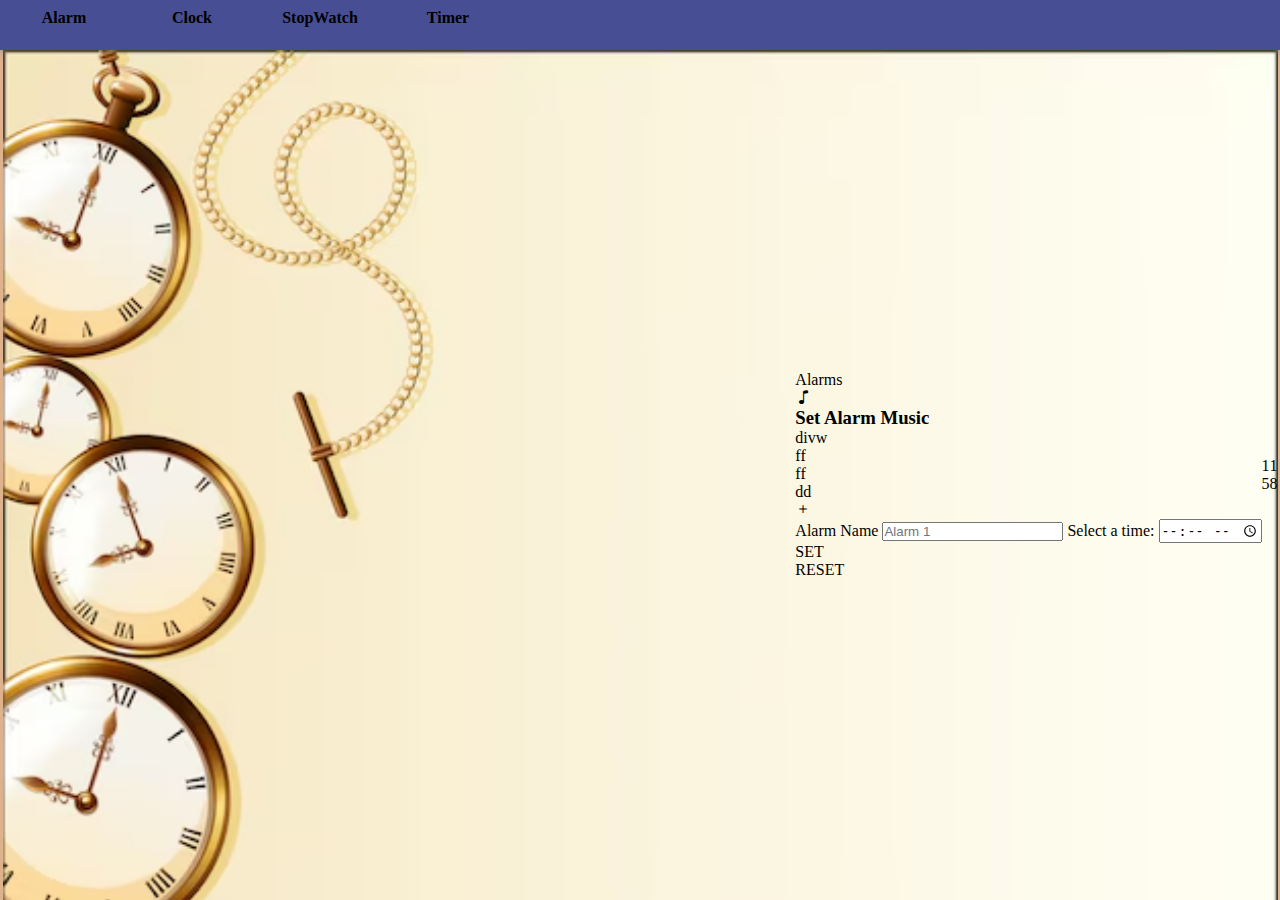
<file: index.html>
<!DOCTYPE html>
<html lang="en">

<head>
  <meta charset="UTF-8">
  <meta name="viewport" content="width=device-width, initial-scale=1.0">
  <link rel="stylesheet" href="https://cdn.jsdelivr.net/npm/bootstrap-icons@1.3.0/font/bootstrap-icons.css">
  <link rel="stylesheet" href="style.css">
  <title>Clock</title>
</head>

<body>
  <header>
      <div id="alarm" class="header-ele" onclick="window.location.href='/Alarm_Folder/alarm.html'">Alarm</div>
      <div id="Clock" class="header-ele" onclick="window.location.href='/Clock_Folder/clock.html'">Clock</div>
      <div id="stopWatch" class="header-ele" onclick="window.location.href='/Stopwatch_Folder/stopwatch.html'">StopWatch</div>
      <div id="timer" class="header-ele" onclick="window.location.href='/Timer_Folder/timer.html'">Timer</div>
  </header>

  <main id="content">

    <div id="loading-spinner" class="spinner"></div>

    <div id="clock">
      <div id="hrs" class="time">
        <div class="time-cover">
          <div id="hrs-div1" class="time-"></div>
        </div>
        <div class="time-cover">
          <div id="hrs-div2" class="time-"></div>
        </div>
      </div>
      <div id="min" class="time">
        <div class="time-cover">
          <div id="min-div1" class="time-"></div>
        </div>
        <div class="time-cover">
          <div id="min-div2" class="time-"></div>
        </div>
      </div>
    </div>

    <div id="alarm-div">
      <div id="alarm-heading">
        <div id="alarm-name">
          Alarms
        </div>
        <div class="alarm-setting">
          <div id="music-icon" class="alarm-icons">
            <i class="bi bi-music-note"></i>
          </div>
          <div id="setAudio">
            <h3>Set Alarm Music</h3>
            <div>divw</div>
            <div>ff</div>
            <div>ff</div>
            <div>dd</div>
          </div>
          <div id="add-icon" class="alarm-icons">
            <i class="bi bi-plus"></i>
          </div>
          <div id="alarmInput">
            <form action="">
              <label for="alarmname">Alarm Name</label>
              <input type="text" id="alarmname" name="alarmname">
              <label for="appt">Select a time:</label>
              <input type="time" id="appt" name="appt">
              <div class="alarmOption">
                <div id="setAlarm" class="alarmOptionBtn">SET</div>
                <div id="resetAlarm" class="alarmOptionBtn">RESET</div>
              </div>
          </div>
        </div>
      </div>
      <div id="alarm-content">
        
      </div>
    </div>
  </main>

  <script src="main.js"></script>
</body>

</html>
</file>
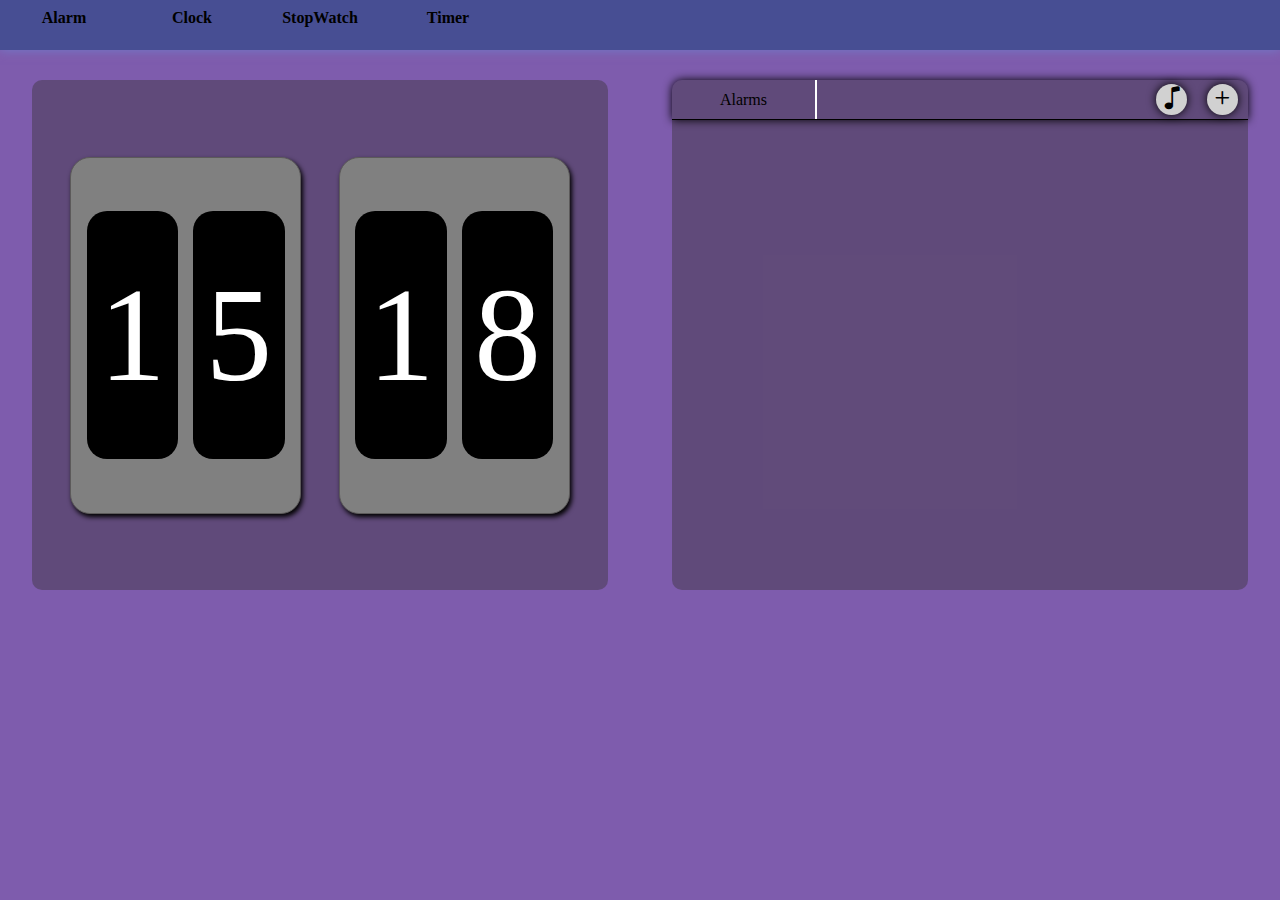
<file: Alarm_Folder/index.html>
<!DOCTYPE html>
<html lang="en">

<head>
  <meta charset="UTF-8">
  <meta name="viewport" content="width=device-width, initial-scale=1.0">
  <link rel="stylesheet" href="https://cdn.jsdelivr.net/npm/bootstrap-icons@1.3.0/font/bootstrap-icons.css">
  <link rel="stylesheet" href="alarm.css">
  <title>Clock</title>
</head>

<body>
  <header>
      <div id="alarm" class="header-ele" onclick="window.location.href='alarm.html'">Alarm</div>
      <div id="Clock" class="header-ele" onclick="window.location.href='../Clock_Folder/clock.html'">Clock</div>
      <div id="stopWatch" class="header-ele" onclick="window.location.href='../Stopwatch_Folder/stopwatch.html'">StopWatch</div>
      <div id="timer" class="header-ele" onclick="window.location.href='../Timer_Folder/timer.html'">Timer</div>
  </header>

  <main id="content">

    <div id="loading-spinner" class="spinner"></div>

    <div id="clock">
      <div id="hrs" class="time">
        <div class="time-cover">
          <div id="hrs-div1" class="time-"></div>
        </div>
        <div class="time-cover">
          <div id="hrs-div2" class="time-"></div>
        </div>
      </div>
      <div id="min" class="time">
        <div class="time-cover">
          <div id="min-div1" class="time-"></div>
        </div>
        <div class="time-cover">
          <div id="min-div2" class="time-"></div>
        </div>
      </div>
    </div>

    <div id="alarm-div">
      <div id="alarm-heading">
        <div id="alarm-name">
          Alarms
        </div>
        <div class="alarm-setting">
          <div id="music-icon" class="alarm-icons">
            <i class="bi bi-music-note"></i>
          </div>
          <div id="setAudio">
            <h3>Set Alarm Music</h3>
            <div>divw</div>
            <div>ff</div>
            <div>ff</div>
            <div>dd</div>
          </div>
          <div id="add-icon" class="alarm-icons">
            <i class="bi bi-plus"></i>
          </div>
          <div id="alarmInput">
            <form action="">
              <label for="alarmname">Alarm Name</label>
              <input type="text" id="alarmname" name="alarmname">
              <label for="appt">Select a time:</label>
              <input type="time" id="appt" name="appt">
              <div class="alarmOption">
                <div id="setAlarm" class="alarmOptionBtn">SET</div>
                <div id="resetAlarm" class="alarmOptionBtn">RESET</div>
              </div>
          </div>
        </div>
      </div>
      <div id="alarm-content">
        
      </div>
    </div>
  </main>

  <script src="alarm.js"></script>
</body>

</html>
</file>
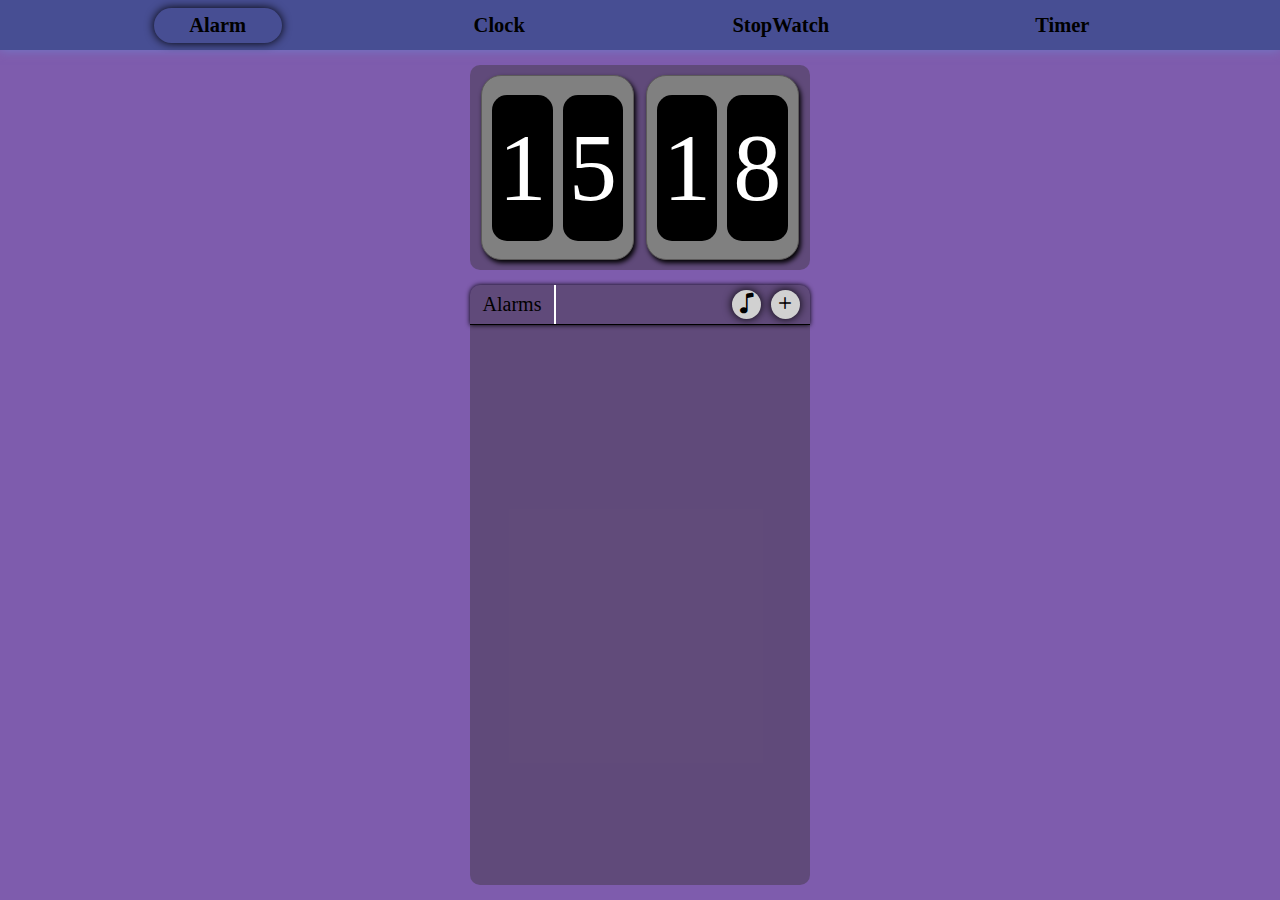
<file: docs/index.html>
<!DOCTYPE html>
<html lang="en">

<head>
  <meta charset="UTF-8">
  <meta name="viewport" content="width=device-width, initial-scale=1.0">
  <link rel="stylesheet" href="https://cdn.jsdelivr.net/npm/bootstrap-icons@1.3.0/font/bootstrap-icons.css">
  <link rel="stylesheet" href="alarm.css">
  <title>Clock</title>
</head>

<body>
  <header>
      <div id="alarm" class="header-ele" onclick="window.location.href='index.html'">Alarm</div>
      <div id="Clock" class="header-ele" onclick="window.location.href='../Clock_Folder/clock.html'">Clock</div>
      <div id="stopWatch" class="header-ele" onclick="window.location.href='../Stopwatch_Folder/stopwatch.html'">StopWatch</div>
      <div id="timer" class="header-ele" onclick="window.location.href='../Timer_Folder/timer.html'">Timer</div>
  </header>

  <main id="content">

    <div id="loading-spinner" class="spinner"></div>

    <div id="clock">
      <div id="hrs" class="time">
        <div class="time-cover">
          <div id="hrs-div1" class="time-"></div>
        </div>
        <div class="time-cover">
          <div id="hrs-div2" class="time-"></div>
        </div>
      </div>
      <div id="min" class="time">
        <div class="time-cover">
          <div id="min-div1" class="time-"></div>
        </div>
        <div class="time-cover">
          <div id="min-div2" class="time-"></div>
        </div>
      </div>
    </div>

    <div id="alarm-div">
      <div id="alarm-heading">
        <div id="alarm-name">
          Alarms
        </div>
        <div class="alarm-setting">
          <div id="music-icon" class="alarm-icons">
            <i class="bi bi-music-note"></i>
          </div>
          <div id="setAudio">
            <h3>Set Alarm Music</h3>
            <div>divw</div>
            <div>ff</div>
            <div>ff</div>
            <div>dd</div>
          </div>
          <div id="add-icon" class="alarm-icons">
            <i class="bi bi-plus"></i>
          </div>
          <div id="alarmInput">
            <form action="">
              <label for="alarmname">Alarm Name</label>
              <input type="text" id="alarmname" name="alarmname">
              <label for="appt">Select a time:</label>
              <input type="time" id="appt" name="appt">
              <div class="alarmOption">
                <div id="setAlarm" class="alarmOptionBtn">SET</div>
                <div id="resetAlarm" class="alarmOptionBtn">RESET</div>
              </div>
          </div>
        </div>
      </div>
      <div id="alarm-content">
        
      </div>
    </div>
  </main>

  <script src="alarm.js"></script>
</body>

</html>
</file>
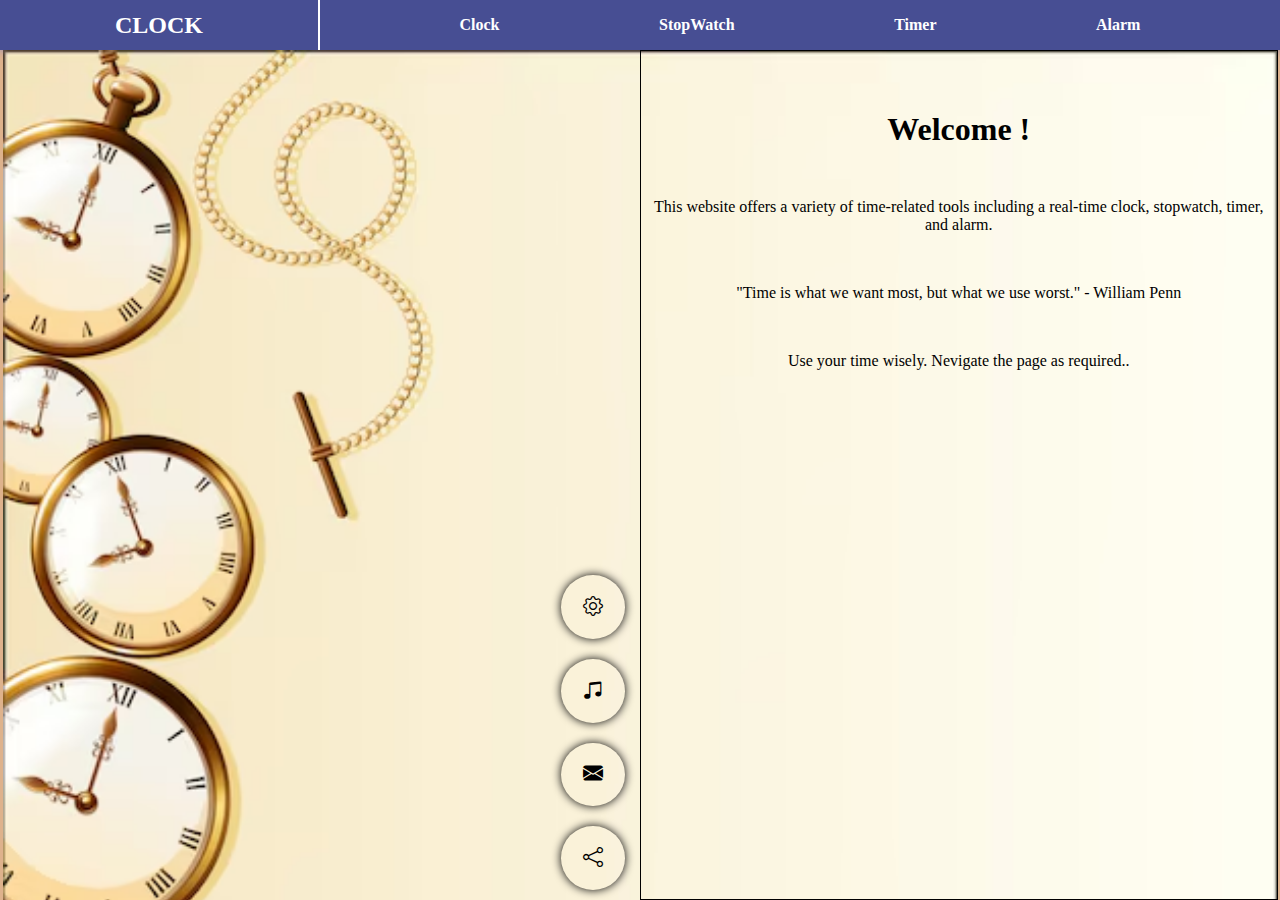
<file: Home_Folder/index.html>
<!DOCTYPE html>
<html lang="en">

<head>
  <meta charset="UTF-8">
  <meta name="viewport" content="width=device-width, initial-scale=1.0">
  <link rel="stylesheet" href="https://cdn.jsdelivr.net/npm/bootstrap-icons@1.3.0/font/bootstrap-icons.css">
  <link rel="stylesheet" href="style.css">
  <title>Digital Clock Site</title>
</head>

<body>
  <header>

    <div id="loading-spinner" class="spinner"></div>

    <div id="logo">
      <h2><a href="index.html">CLOCK</a></h2>
    </div>
    <div class="header-div2">
      <div id="Clock" class="header-ele"><a href="../Clock_Folder/clock.html">Clock</a></div>
      <div id="stopWatch" class="header-ele"><a href="stopwatch.html">StopWatch</a></div>
      <div id="timer" class="header-ele"><a href="timer.html">Timer</a></div>
      <div id="alarm" class="header-ele"><a href="../Alarm_Folder/alarm.html">Alarm</a></div>
    </div>
  </header>

  <main id="content">
    <div id="div1">
      <h1>Welcome !</h1>
      <p>This website offers a variety of time-related tools including a real-time clock, stopwatch, timer, and alarm.
      </p>
      <blockquote>"Time is what we want most, but what we use worst." - William Penn</blockquote>
      <p>Use your time wisely. Nevigate the page as required..</p>
    </div>
    <div id="div2" class="icon-div">
      <div class="icon"><i class="bi bi-gear"></i></div>
      <div class="icon"><i class="bi bi-music-note-beamed"></i></div>
      <div class="icon"><i class="bi bi-envelope-fill"></i></div>
      <div class="icon">
        <i id="k" class="bi bi-share"></i>
        <div id="div3" class="icon-share">
          <div class="icon_"><i class="bi bi-whatsapp"></i></div>
          <div class="icon_"><i class="bi bi-youtube"></i></div>
          <div class="icon_"><i class="bi bi-facebook"></i></div>
          <div class="icon_"><i class="bi bi-twitter"></i></div>
        </div>
      </div>
    </div>
  </main>
  <script src="main.js"></script>
</body>

</html>
</file>
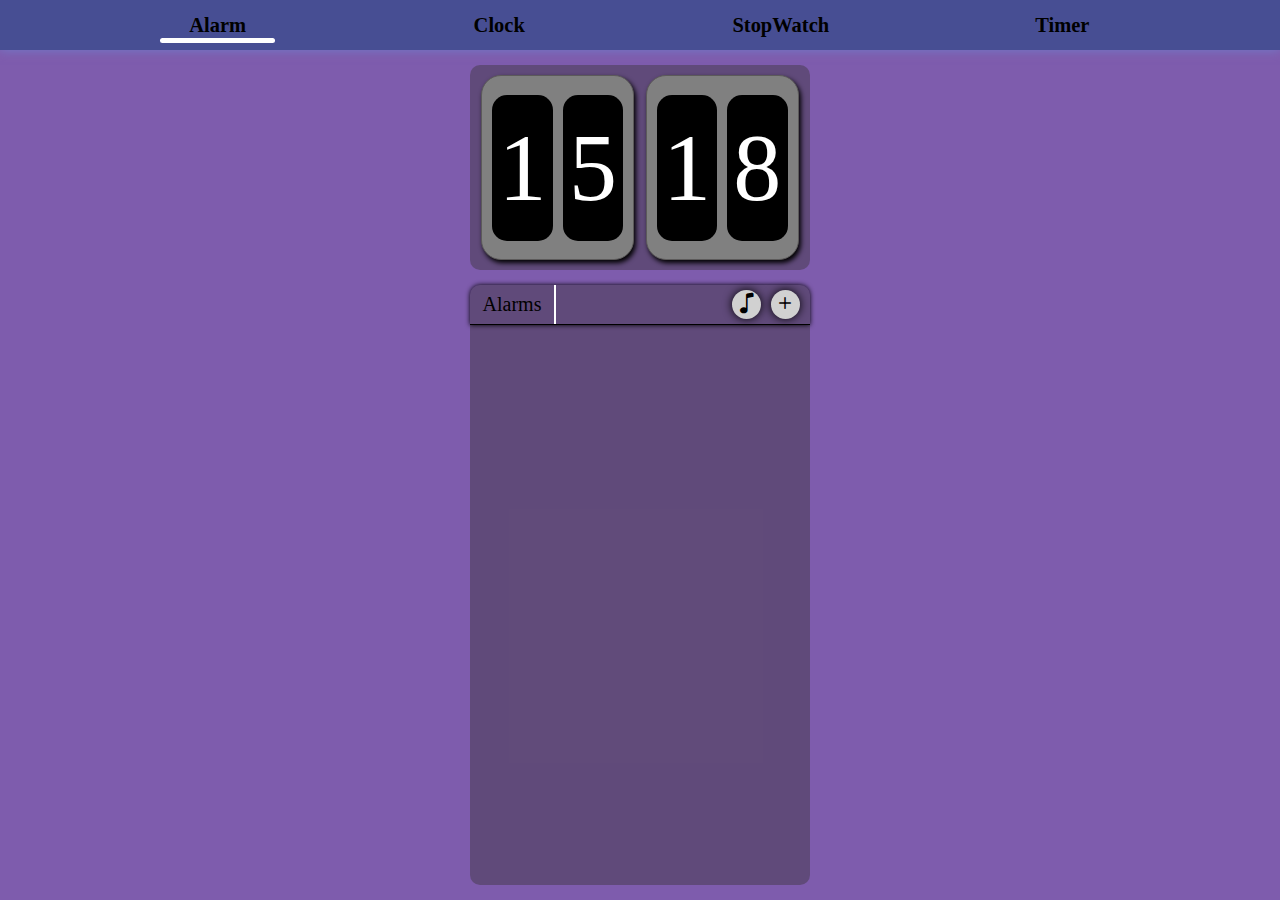
<file: Alarm/alarm.html>
<!DOCTYPE html>
<html lang="en">

<head>
  <meta charset="UTF-8">
  <meta name="viewport" content="width=device-width, initial-scale=1.0">
  <link rel="stylesheet" href="https://cdn.jsdelivr.net/npm/bootstrap-icons@1.3.0/font/bootstrap-icons.css">
  <link rel="stylesheet" href="alarm.css">
  <title>Clock</title>
</head>

<body>
  <header>
    <div id="alarm" class="header-ele" onclick="window.location.href='alarm.html'">Alarm</div>
    <div id="Clock" class="header-ele" onclick="window.location.href='../Clock_Folder/clock.html'">Clock</div>
    <div id="stopWatch" class="header-ele" onclick="window.location.href='../Stopwatch_Folder/stopwatch.html'">StopWatch
    </div>
    <div id="timer" class="header-ele" onclick="window.location.href='../Timer_Folder/timer.html'">Timer</div>
  </header>

  <main id="content">
    <div id="clock">
      <div id="hrs" class="time">
        <div class="time-cover">
          <div id="hrs-div1" class="time-"></div>
        </div>
        <div class="time-cover">
          <div id="hrs-div2" class="time-"></div>
        </div>
      </div>
      <div id="min" class="time">
        <div class="time-cover">
          <div id="min-div1" class="time-"></div>
        </div>
        <div class="time-cover">
          <div id="min-div2" class="time-"></div>
        </div>
      </div>
    </div>

    <div id="alarm-div">
      <div id="alarm-heading">
        <div id="alarm-name">
          Alarms
        </div>
        <div class="alarm-setting">
          <div id="music-icon" class="alarm-icons">
            <i class="bi bi-music-note"></i>
          </div>
          <div id="setAudio">
            <h3>Set Alarm Music</h3>
            <div>divw</div>
            <div>ff</div>
            <div>ff</div>
            <div>dd</div>
          </div>
          <div id="add-icon" class="alarm-icons">
            <i class="bi bi-plus"></i>
          </div>
          <div id="alarmInput">
            <form action="">
              <label for="alarmname">Alarm Name</label>
              <input type="text" id="alarmname" name="alarmname">
              <label for="appt">Select a time:</label>
              <input type="time" id="appt" name="appt">
              <div class="alarmOption">
                <div id="setAlarm" class="alarmOptionBtn">SET</div>
                <div id="resetAlarm" class="alarmOptionBtn">RESET</div>
              </div>
          </div>
        </div>
      </div>
      <div id="alarm-content">

      </div>
    </div>
  </main>

  <script src="alarm.js"></script>
</body>

</html>
</file>
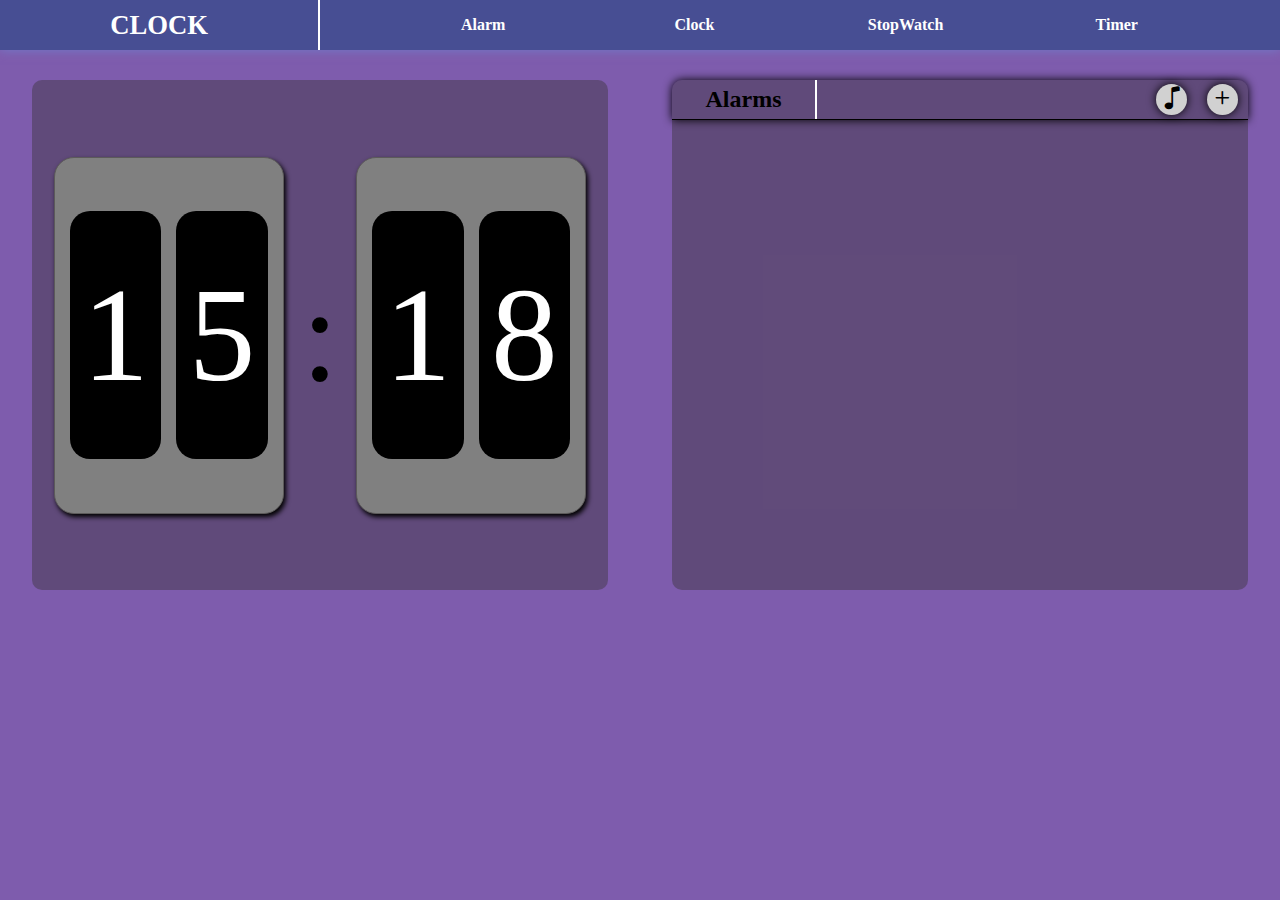
<file: Alarm_Folder/alarm.html>
<!DOCTYPE html>
<html lang="en">

<head>
  <meta charset="UTF-8">
  <meta name="viewport" content="width=device-width, initial-scale=1.0">
  <link rel="stylesheet" href="https://cdn.jsdelivr.net/npm/bootstrap-icons@1.3.0/font/bootstrap-icons.css">
  <link rel="stylesheet" href="alarm.css">
  <title>Clock</title>
</head>

<body>
  <header>
    <div id="logo">
      <div onclick="window.location.href='../index.html'">CLOCK</div>
    </div>
    <div class="header-div2">
      <div id="alarm" class="header-ele" onclick="window.location.href='alarm.html'">Alarm</div>
      <div id="Clock" class="header-ele" onclick="window.location.href='../Clock_Folder/clock.html'">Clock</div>
      <div id="stopWatch" class="header-ele" onclick="window.location.href='../Stopwatch_Folder/stopwatch.html'">StopWatch</div>
      <div id="timer" class="header-ele" onclick="window.location.href='../Stopwatch_Folder/stopwatch.html'">Timer</div>
    </div>
  </header>

  <main id="content">
    <div id="loading-spinner" class="spinner"></div>
    <div id="clock">
      <div id="hrs" class="time">
        <div class="time-cover">
          <div id="hrs-div1" class="time-"></div>
        </div>
        <div class="time-cover">
          <div id="hrs-div2" class="time-"></div>
        </div>
      </div>
      <div class="semi-colon">:</div>
      <div id="min" class="time">
        <div class="time-cover">
          <div id="min-div1" class="time-"></div>
        </div>
        <div class="time-cover">
          <div id="min-div2" class="time-"></div>
        </div>
      </div>
    </div>

    <div id="alarm-div">
      <div id="alarm-heading">
        <div id="alarm-name">
          <h2>Alarms</h2>
        </div>
        <div class="alarm-setting">
          <div id="music-icon" class="alarm-icons">
            <i class="bi bi-music-note"></i>
          </div>
          <div id="setAudio">
            <h3>Set Alarm Music</h3>
            <div>divw</div>
            <div>ff</div>
            <div>ff</div>
            <div>dd</div>
          </div>
          <div id="add-icon" class="alarm-icons">
            <i class="bi bi-plus"></i>
          </div>
          <div id="alarmInput">
            <form action="">
              <label for="alarmname">Alarm Name</label>
              <input type="text" id="alarmname" name="alarmname">
              <label for="appt">Select a time:</label>
              <input type="time" id="appt" name="appt">
              <div class="alarmOption">
                <div id="setAlarm" class="alarmOptionBtn">SET</div>
                <div id="resetAlarm" class="alarmOptionBtn">RESET</div>
              </div>
          </div>
        </div>
      </div>
      <div id="alarm-content">
        
      </div>
    </div>
  </main>

  <script src="alarm.js"></script>
</body>

</html>
</file>
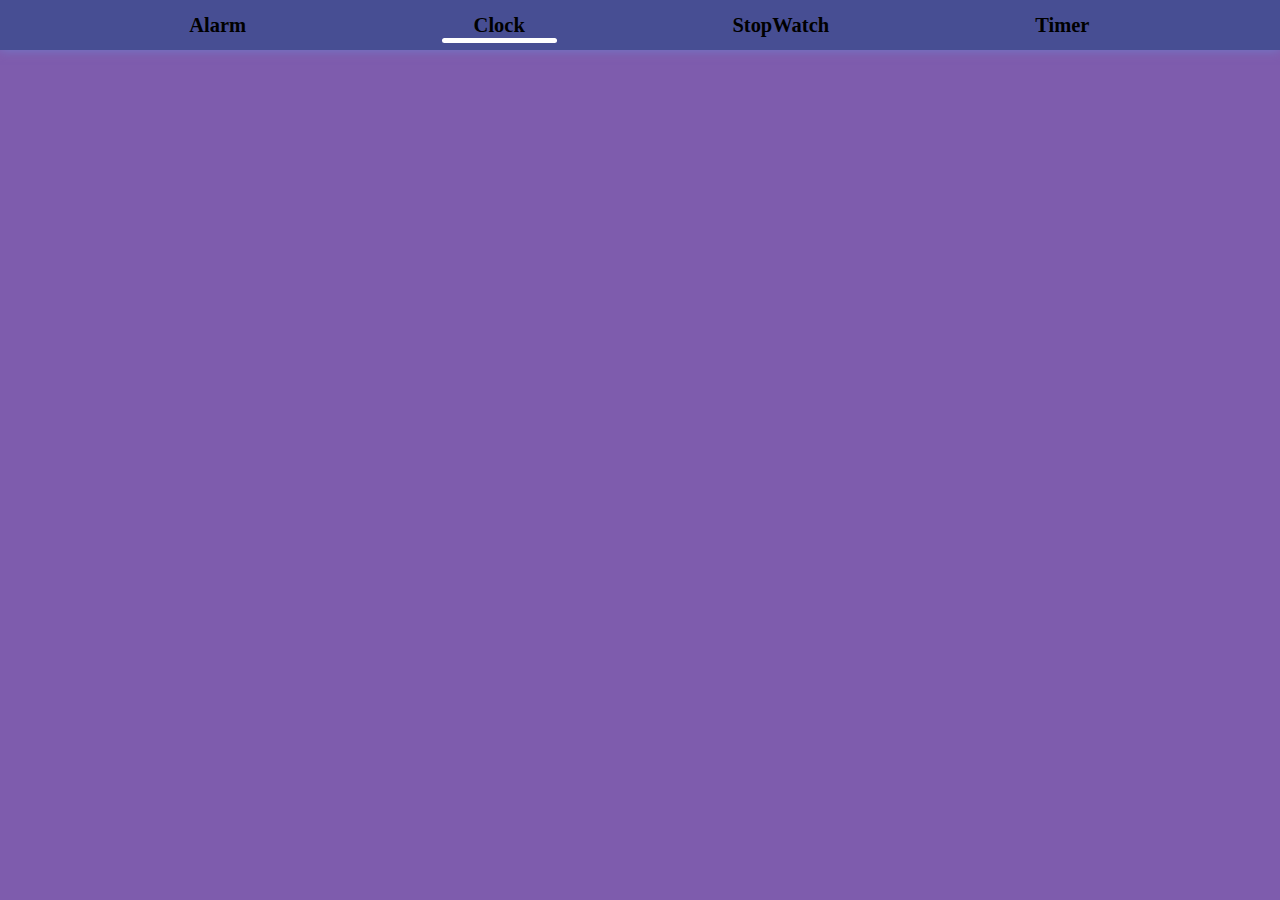
<file: Clock_Folder/clock.html>
<!DOCTYPE html>
<html lang="en">

<head>
  <meta charset="UTF-8">
  <meta name="viewport" content="width=device-width, initial-scale=1.0">
  <link rel="stylesheet" href="https://cdn.jsdelivr.net/npm/bootstrap-icons@1.3.0/font/bootstrap-icons.css">
  <link rel="stylesheet" href="clock.css">
  <title>Clock</title>
</head>

<body>
  <header>
    <div id="alarm" class="header-ele" onclick="window.location.href='../Alarm/alarm.html'">Alarm</div>
    <div id="Clock" class="header-ele" onclick="window.location.href='clock.html'">Clock</div>
    <div id="stopWatch" class="header-ele" onclick="window.location.href='../Stopwatch_Folder/stopwatch.html'">StopWatch
    </div>
    <div id="timer" class="header-ele" onclick="window.location.href='../Timer_Folder/timer.html'">Timer</div>
  </header>

  <main id="content">
    <div id="clock">
      <div id="hrs" class="time">
        <div class="time-cover">
          <div id="hrs-div1" class="time-"></div>
        </div>
        <div class="time-cover">
          <div id="hrs-div2" class="time-"></div>
        </div>
      </div>
      <div class="semi-colon">:</div>
      <div id="min" class="time">
        <div class="time-cover">
          <div id="min-div1" class="time-"></div>
        </div>
        <div class="time-cover">
          <div id="min-div2" class="time-"></div>
        </div>
      </div>
      <div class="semi-colon">:</div>
      <div id="sec" class="time">
        <div class="time-cover">
          <div id="sec-div1" class="time-"></div>
        </div>
        <div class="time-cover">
          <div id="sec-div2" class="time-"></div>
        </div>
      </div>
    </div>
  </main>

  <script src="clock.js"></script>
</body>

</html>
</file>
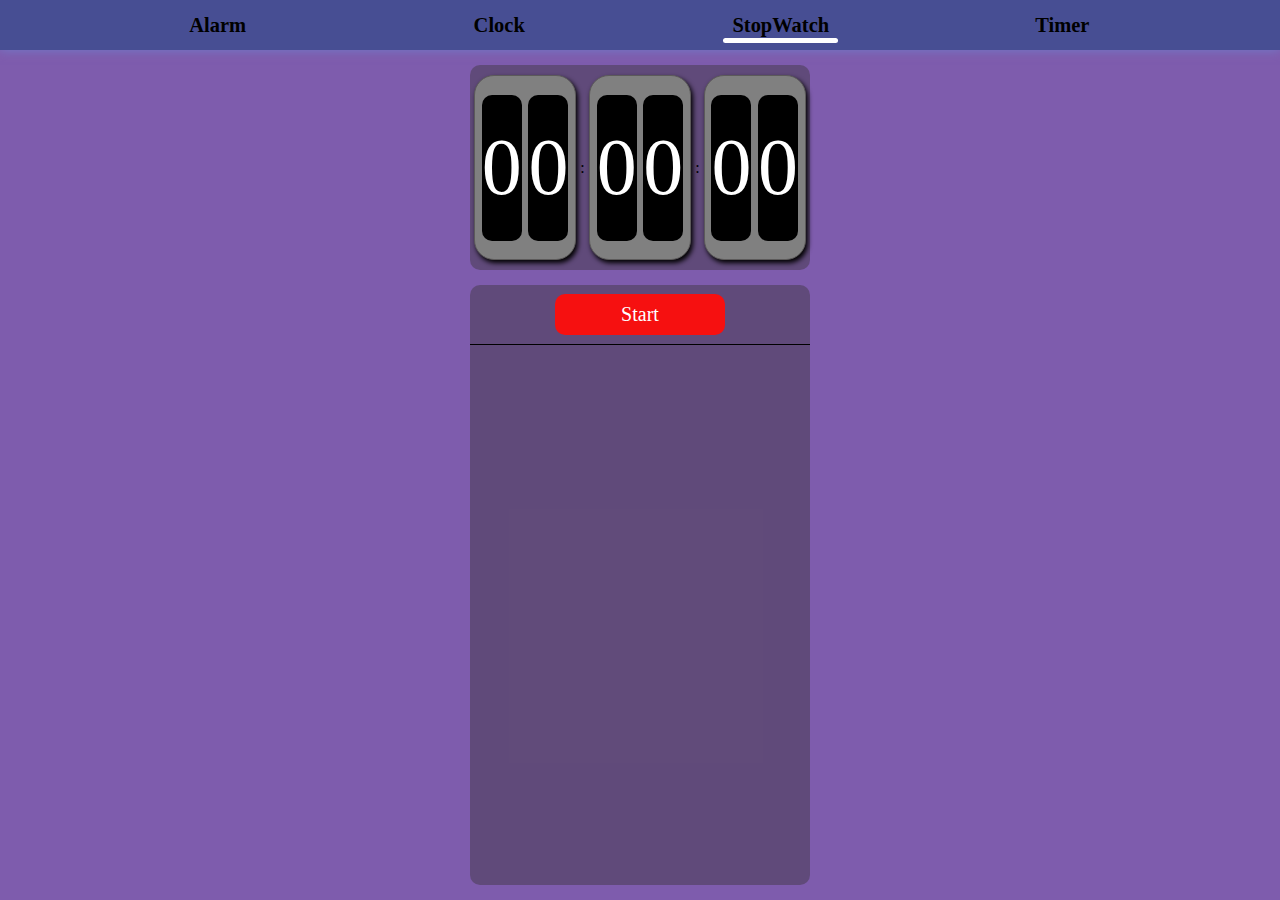
<file: Stopwatch_Folder/stopwatch.html>
<!DOCTYPE html>
<html lang="en">

<head>
  <meta charset="UTF-8">
  <meta name="viewport" content="width=device-width, initial-scale=1.0">
  <link rel="stylesheet" href="https://cdn.jsdelivr.net/npm/bootstrap-icons@1.3.0/font/bootstrap-icons.css">
  <link rel="stylesheet" href="stopwatch.css">
  <title>StopWatch</title>
</head>

<body>
  <header>
        <div id="alarm" class="header-ele" onclick="window.location.href='../Alarm_Folder/alarm.html'">Alarm</div>
        <div id="Clock" class="header-ele" onclick="window.location.href='../Clock_Folder/clock.html'">Clock</div>
        <div id="stopWatch" class="header-ele" onclick="window.location.href='stopwatch.html'">StopWatch</div>
        <div id="timer" class="header-ele" onclick="window.location.href='../Timer_Folder/timer.html'">Timer</div>
  </header>

  <main id="content">
    <div id="loading-spinner" class="spinner"></div>
    <div id="clock">
        <div id="min" class="time">
          <div class="time-cover">
            <div id="min-div1" class="time-">0</div>
          </div>
          <div class="time-cover">
            <div id="min-div2" class="time-">0</div>
          </div>
        </div>
        <div class="semi-colon">:</div>
        <div id="sec" class="time">
          <div class="time-cover">
            <div id="sec-div1" class="time-">0</div>
          </div>
          <div class="time-cover">
            <div id="sec-div2" class="time-">0</div>
          </div>
        </div>
        <div class="semi-colon">:</div>
        <div id="msec" class="time">
          <div class="time-cover">
            <div id="msec-div1" class="time-">0</div>
          </div>
          <div class="time-cover">
            <div id="msec-div2" class="time-">0</div>
          </div>
        </div>
    </div>

    <div id="data">
        <div id="btn-box">
            <div id="start">Start</div>
            <div id="lap" class="btn">Lap</div>
            <div id="pause" class="btn">Pause</div>
            <div id="reset" class="btnX">Reset</div>
            <div id="resume" class="btnX">Resume</div>
        </div>

        <div id="lap-boxCover">

        </div>
    </div>
  </main>

  <script src="stopwatch.js"></script>
</body>

</html>
</file>
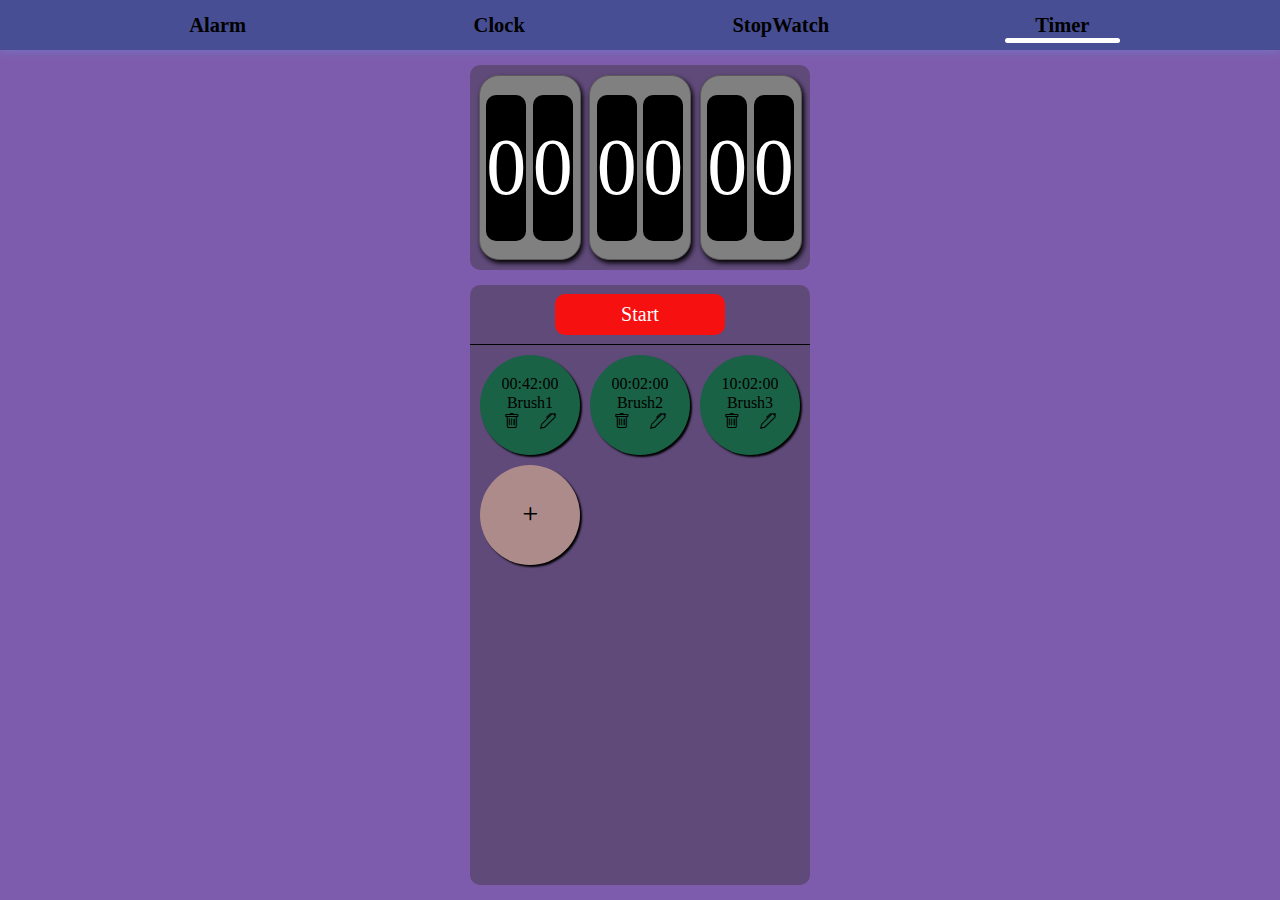
<file: Timer_Folder/timer.html>
<!DOCTYPE html>
<html lang="en">

<head>
  <meta charset="UTF-8">
  <meta name="viewport" content="width=device-width, initial-scale=1.0">
  <link rel="stylesheet" href="https://cdn.jsdelivr.net/npm/bootstrap-icons@1.3.0/font/bootstrap-icons.css">
  <link rel="stylesheet" href="timer.css">
  <title>Timer</title>
</head>

<body>
  <header>
    <div id="alarm" class="header-ele" onclick="window.location.href='../Alarm/alarm.html'">Alarm</div>
    <div id="Clock" class="header-ele" onclick="window.location.href='../Clock_Folder/clock.html'">Clock</div>
    <div id="stopWatch" class="header-ele" onclick="window.location.href='../Stopwatch_Folder/stopwatch.html'">
      StopWatch</div>
    <div id="timer" class="header-ele" onclick="window.location.href='timer.html'">Timer</div>
  </header>

  <main id="content">
    <div id="clock">
      <div id="hrs" class="time">
        <div class="time-cover">
          <div id="hrs-div1" class="time-">0</div>
        </div>
        <div class="time-cover">
          <div id="hrs-div2" class="time-">0</div>
        </div>
      </div>
      <div id="min" class="time">
        <div class="time-cover">
          <div id="min-div1" class="time-">0</div>
        </div>
        <div class="time-cover">
          <div id="min-div2" class="time-">0</div>
        </div>
      </div>
      <div id="sec" class="time">
        <div class="time-cover">
          <div id="sec-div1" class="time-">0</div>
        </div>
        <div class="time-cover">
          <div id="sec-div2" class="time-">0</div>
        </div>
      </div>
    </div>

    <div id="data">
      <div id="btn-box">
        <div id="start">Start</div>
        <div id="cancel" class="btn">Cancel</div>
        <div id="pause" class="btn">Pause</div>
        <div id="resume" class="btnX">Resume</div>
      </div>

      <div id="timer-boxCover">
        <div class="timer-box">
          <div class="timer-data">00:42:00</div>
          <div class="timerName">Brush1</div>
          <div class="tool">
            <div class="delete"><i class="bi bi-trash"></i></div>
            <div class="pen"><i class="bi bi-pen"></i></div>
          </div>
        </div>

        <div class="timer-box">
          <div class="timer-data">00:02:00</div>
          <div class="timerName">Brush2</div>
          <div class="tool">
            <div class="delete"><i class="bi bi-trash"></i></div>
            <div class="pen"><i class="bi bi-pen"></i></div>
          </div>
        </div>

        <div class="timer-box">
          <div class="timer-data">10:02:00</div>
          <div class="timerName">Brush3</div>
          <div class="tool">
            <div class="delete"><i class="bi bi-trash"></i></div>
            <div class="pen"><i class="bi bi-pen"></i></div>
          </div>
        </div>

        <div id="add-timer-box">
          <div id="add-timer"><i class="bi bi-plus"></i></div>
        </div>

        <div id="timerPanel">
          <div id="timerPanelHead">
            <div id="timerPanelCancel" class="timerPanelBtn">Cancel</div>
            <div class="timerPanelBtn" style="color: white;">Set Timer</div>
            <div id="timerPanelSave" class="timerPanelBtn">Save</div>
          </div>

          <div id="timerPanelContent">
            <label for="name">Set timer name:</label> <br>
            <input type="text" id="name" maxlength="10" placeholder="name"> <br>
            <label for="time">Set time</label> <br>
            <input type="time" step="1" id="time" value="00:00:00">
          </div>
        </div>

      </div>
    </div>
  </main>

  <script src="timer.js"></script>
</body>

</html>
</file>
<file: style.css>
* {
    padding: 0;
    margin: 0;
    box-sizing: border-box;
}

body {
    font-family: serif;
    background-color: rgb(222, 178, 140);
}

header {
    height: 50px;
    width: 100vw;
    display: flex;
    background-color: #474E93;
    box-shadow: 0 0 10px #727cc9;
}

#logo {
    color: white;
    height: 100%;
    width: 25%;
    display: flex;
    justify-content: space-evenly;
    align-items: center;
    border-right: 2px solid white;
}

#logo div {
    height: 70%;
    width: 40%;
    font-size: 1pt;
    border-radius: 100px;
    display: flex;
    justify-content: center;
    align-items: center;
    padding: 0 20px;
    cursor: pointer;
    font-weight: 700;
}

#logo div:hover {
    box-shadow: 0 0 10px black;
}

#logo div:active {
    box-shadow: 0 0 10px white;
}

.header-div2 {
    height: 100%;
    width: 75%;
    color: white;
    display: flex;
    justify-content: space-evenly;
    align-items: center;
}

.header-ele {
    height: 70%;
    width: 10%;
    border-radius: 100px;
    display: flex;
    justify-content: center;
    align-items: center;
    padding: 0 20px;
    cursor: pointer;
    font-weight: 700;
}

.header-ele:hover {
    box-shadow: 0 0 10px black;
}

.header-ele:active {
    box-shadow: 0 0 10px white;
}

.spinner {
    border: 10px solid #f3f3f3;
    border-top: 10px solid #3498db;
    border-radius: 50%;
    width: 100px;
    height: 100px;
    animation: spin 1s linear infinite;
    position: absolute;
    top: 40%;
    left: 45%;
    transform: translate(-50%, -50%);
    z-index: 50;
}

main {
    height: calc(100vh - 50px);
    width: calc((100vh - 50px) * 1.5);
    margin: auto;
    background-image: url('Images/clock-background.jpg');
    background-repeat: no-repeat;
    background-size: cover;
    display: flex;
    flex-direction: row-reverse;
    justify-content: flex-start;
    align-items: center;
}

#div1 {
    height: 100%;
    width: 50%;
    padding: 50px 10px;
    border: 1px solid rgb(0, 0, 0);
}

#div1 h1 {
    text-align: center;
    margin: 10px 0;
}

#div1 p {
    text-align: center;
    margin: 50px 0;
}

#div1 blockquote {
    text-align: center;
    margin: 10px 0;
}

.icon-div {
    height: 100%;
    width: 5%;
    margin: 0 15px;
    display: flex;
    flex-direction: column;
    justify-content: flex-end;
}

.icon-div .icon {
    width: 100%;
    aspect-ratio: 1/1;
    margin: 10px 0;
    font-size: 20px;
    display: flex;
    justify-content: center;
    align-items: center;
    cursor: pointer;
    /* border: 1px solid black; */
    box-shadow: 0 0 10px black;
    border-radius: 50%;
}

.icon:hover {
    background-color: rgb(217, 209, 209);
}

.icon:active {
    background-color: black;
    color: white;
}

.icon-share {
    height: 250px;
    width: 55px;
    font-size: 20pt;
    position: absolute;
    bottom: 10px;
    left: 40%;
    margin: 0 15px;
    display: none;
    flex-direction: column;
    justify-content: space-evenly;
    align-items: center;
    border-radius: 30px;
    box-shadow: 0 0 10px black;
}

#k:hover .icon-share {
    display: flex;
}
</file>
<file: Alarm_Folder/alarm.css>
* {
    padding: 0;
    margin: 0;
    box-sizing: border-box;
}

body {
    background-color: #7E5CAD;
}

header {
    height: 50px;
    width: 100vw;
    display: flex;
    background-color: #474E93;
    box-shadow: 0 0 10px #727cc9;
}

#logo {
    color: white;
    height: 100%;
    width: 25%;
    display: flex;
    justify-content: space-evenly;
    align-items: center;
    border-right: 2px solid white;
}

#logo div {
    height: 70%;
    width: 40%;
    font-size: 20pt;
    border-radius: 100px;
    display: flex;
    justify-content: center;
    align-items: center;
    padding: 0 20px;
    cursor: pointer;
    font-weight: 700;
}

#logo div:hover {
    box-shadow: 0 0 10px black;
}

#logo div:active {
    box-shadow: 0 0 10px white;
}

.header-div2 {
    height: 100%;
    width: 75%;
    color: white;
    display: flex;
    justify-content: space-evenly;
    align-items: center;
}

.header-ele {
    height: 70%;
    width: 10%;
    border-radius: 100px;
    display: flex;
    justify-content: center;
    align-items: center;
    padding: 0 20px;
    cursor: pointer;
    font-weight: 700;
}

.header-ele:hover {
    box-shadow: 0 0 10px black;
}

.header-ele:active {
    box-shadow: 0 0 10px white;
}

.spinner {
    border: 10px solid #f3f3f3;
    border-top: 10px solid #3498db;
    border-radius: 50%;
    width: 100px;
    height: 100px;
    animation: spin 1s linear infinite;
    position: absolute;
    top: 40%;
    left: 45%;
    transform: translate(-50%, -50%);
}

@keyframes spin {
    0% {
        transform: rotate(0deg);
    }

    100% {
        transform: rotate(360deg);
    }
}

#content {
    width: 100vw;
    height: calc(100vh - 50px);
    display: flex;
    justify-content: space-around;
}

#clock {
    width: 45%;
    height: 60%;
    margin-top: 30px;
    display: none;
    justify-content: space-evenly;
    align-items: center;
    border-radius: 10px;
    background-color: rgba(56, 51, 51, 0.414);
}

#alarm-div {
    width: 45%;
    height: 60%;
    margin-top: 30px;
    display: none;
    border-radius: 10px;
    background-color: rgba(56, 51, 51, 0.414);
}

#alarm-heading {
    height: 40px;
    width: 100%;
    border-bottom: 1px solid black;
    box-shadow: 0px 0px 10px black;
    border-radius: 10px 10px 0 0;
    display: flex;
    justify-content: space-evenly;
}

#alarm-name {
    height: 100%;
    width: 25%;
    display: flex;
    justify-content: center;
    align-items: center;
    border-radius: 10px 0 0 0;
    border-right: 1px solid white;
}

.alarm-setting {
    height: 100%;
    width: 75%;
    display: flex;
    justify-content: flex-end;
    align-items: center;
    border-radius: 0 10px 0 0;
    border-left: 1px solid white;
}

.alarm-icons {
    height: 80%;
    aspect-ratio: 1 / 1;
    margin: 0 10px;
    font-size: 20pt;
    /* border: 1px solid black; */
    box-shadow: 0px 0px 10px black;
    color: black;
    background-color: rgb(209, 209, 209);
    border-radius: 50%;
    display: flex;
    justify-content: center;
    align-items: center;
    cursor: pointer;
}

.alarm-icons:hover {
    box-shadow: 0px 0px 15px black;

}

.alarm-icons:active {
    background-color: grey;
}

#setAudio {
    display: none;
    padding: 10px 0;
    height: 250px;
    width: 400px;
    padding: 10px;
    background-color: gray;
    box-shadow: 0 0 10px white;
    z-index: 150;
    border-radius: 10px;
    position: absolute;
    top: 19%;
    right: 5%;
    overflow: scroll;-ms-overflow-style: none;
    scrollbar-width: none;
}

#setAudio::-webkit-scrollbar {
    display: none;
}


#setAudio div {
    width: 90%;
    height: 20%;
    padding: 10px;
    margin: 10px auto;
    background-color: antiquewhite;
    box-shadow: 0 0 5px black;
    border-radius: 10px;
}

#setAudio div:hover {
    background-color: rgba(250, 235, 215, 0.816);
}

#alarmInput {
    display: none;
    height: 250px;
    width: 200px;
    padding: 10px;
    background-color: gray;
    z-index: 150;
    border-radius: 10px;
    box-shadow: 0 0 10px white;
    position: absolute;
    top: 19%;
    right: 5%;
}

label {
    display: block;
    margin-bottom: 10px;
    font-weight: bold;
}

input {
    width: 100%;
    padding: 8px;
    margin-bottom: 10px;
    border-radius: 10px;
    border: 0;
    font-weight: bold;
    box-shadow: 0 0 10px black;
}

input:focus {
    outline: none;
}

.alarmOption {
    height: 40px;
    width: 100%;
    display: flex;
    justify-content: space-evenly;
    align-items: center;
}

.alarmOptionBtn {
    height: 80%;
    width: 40%;
    background-color: white;
    border-radius: 10px;
    display: flex;
    justify-content: center;
    align-items: center;
    cursor: pointer;
    box-shadow: 0px 0px 10px black;
}

.alarmOptionBtn:hover {
    box-shadow: 0px 0px 15px black;

}

.alarmOptionBtn:active {
    background-color: grey;
}

#alarm-content {
    height: calc(100% - 40px);
    width: 100%;
    border-radius: 0 0 10px 10px;
    overflow: hidden scroll;
    -ms-overflow-style: none;
    scrollbar-width: none;
}

#alarm-content::-webkit-scrollbar {
    display: none;
}

.userAlarm {
    height: 15%;
    width: 95%;
    background-color: rgba(255, 255, 255, 0.604);
    border: 1px solid black;
    box-shadow: 0 0 10px black;
    border-radius: 10px;
    margin: 10px auto 20px auto;
    display: flex;
    justify-content: flex-start;
    align-items: center;
}

.userAlarmId {
    height: 90%;
    width: 10%;
    font-size: 25pt;
    margin: 0 auto;
    border-right: 2px solid black;
    display: flex;
    justify-content: center;
    align-items: center;
}

.userAlarmContent {
    height: 90%;
    width: 75%;
    margin: 0 auto;
    font-size: 14pt;
}

.userAlarmDelete {
    height: 90%;
    width: 10%;
    margin: 0 auto;
    border-left: 2px solid black;
    display: flex;
    justify-content: center;
    align-items: center;
}

.time {
    height: 70%;
    width: 40%;
    border: 1px solid rgb(92, 90, 90);
    background-color: gray;
    border-radius: 20px;
    display: flex;
    justify-content: space-evenly;
    align-items: center;
    box-shadow: 2px 3px 5px rgb(0, 0, 0);
}

.semi-colon {
    height: 40%;
    width: 5%;
    font-size: 100pt;
    border-radius: 20px;
    text-align: center;
    display: flex;
    justify-content: center;
    align-items: center;
    cursor: pointer;
}

.time-cover {
    height: 70%;
    width: 40%;
    border-radius: 20px;
    background-color: black;
    overflow: hidden;
    display: flex;
    justify-content: center;
    align-items: center;
}

.time-cover:hover {
    box-shadow: 0 0 10px black;
    cursor: pointer;
}

.time- {
    height: 100%;
    width: 100%;
    color: white;
    font-size: 100pt;
    border-radius: 20px;
    display: flex;
    justify-content: center;
    align-items: center;
}

.swipe-in {
    animation: swipeIn 0.5s forwards;
}

.swipe-out {
    animation: swipeOut 0.5s forwards;
}

@keyframes swipeIn {
    0% {
        transform: translateY(-100%);
    }

    100% {
        transform: translateY(0);
    }
}

@keyframes swipeOut {
    0% {
        transform: translateY(0);
    }

    100% {
        transform: translateY(100%);
    }
}
</file>
<file: docs/alarm.css>
* {
    padding: 0;
    margin: 0;
    box-sizing: border-box;
}

body {
    background-color: #7E5CAD;
}

header {
    height: 50px;
    width: 100vw;
    font-size: clamp(1rem, 1.6vw, 5rem);
    display: flex;
    justify-content: space-evenly;
    align-items: center;
    background-color: #474E93;
    box-shadow: 0 0 10px #727cc9;
}

.header-ele {
    height: 70%;
    width: max(95px, 10%);
    border-radius: 100px;
    display: flex;
    justify-content: center;
    align-items: center;
    padding: 0 20px;
    cursor: pointer;
    font-weight: 700;
}

.header-ele:hover {
    box-shadow: 0 0 10px black;
}

.header-ele:active {
    box-shadow: 0 0 10px white;
}

#alarm {
    box-shadow: 0 0 10px black;
}

.spinner {
    border: 10px solid #f3f3f3;
    border-top: 10px solid #3498db;
    border-radius: 50%;
    width: 100px;
    height: 100px;
    animation: spin 1s linear infinite;
    position: absolute;
    top: 40%;
    left: 45%;
    transform: translate(-50%, -50%);
}

@keyframes spin {
    0% {
        transform: rotate(0deg);
    }

    100% {
        transform: rotate(360deg);
    }
}

#content {
    width: 100vw;
    height: calc(100vh - 50px);
    display: flex;
    flex-direction: column;
    align-items: center;
    padding: 15px 0px;
    gap: 15px;
    overflow: hidden;
}

#clock {
    width: min(340px, 95%);
    height: 25%;
    flex-shrink: 0;
    display: none;
    justify-content: space-evenly;
    align-items: center;
    border-radius: 10px;
    background-color: rgba(56, 51, 51, 0.414);
}

#alarm-div {
    width: min(340px, 95%);
    height: calc(75% - 15px);
    flex-shrink: 0;
    display: none;
    border-radius: 10px;
    background-color: rgba(56, 51, 51, 0.414);
}

#alarm-heading {
    height: 40px;
    width: 100%;
    border-bottom: 1px solid black;
    box-shadow: 0px 0px 5px black;
    border-radius: 10px 10px 0 0;
    display: flex;
}

#alarm-name {
    height: 100%;
    width: 25%;
    display: flex;
    justify-content: center;
    align-items: center;
    border-radius: 10px 0 0 0;
    border-right: 1px solid white;
    font-size: min(7vw, 15pt);
}

.alarm-setting {
    position: relative;
    height: 100%;
    width: 75%;
    padding: 0 10px;
    display: flex;
    justify-content: flex-end;
    gap: 10px;
    align-items: center;
    border-radius: 0 10px 0 0;
    border-left: 1px solid white;
}

.alarm-icons {
    height: 75%;
    aspect-ratio: 1 / 1;
    font-size: 18pt;
    box-shadow: 0px 0px 10px black;
    color: black;
    background-color: rgb(209, 209, 209);
    border-radius: 50%;
    display: flex;
    justify-content: center;
    align-items: center;
    cursor: pointer;
}

.alarm-icons:hover {
    box-shadow: 0px 0px 15px black;

}

.alarm-icons:active {
    background-color: grey;
}

#setAudio {
    display: none;
    padding: 10px 0;
    height: 300px;
    width: 300px;
    padding: 5px;
    text-align: center;
    background-color: gray;
    box-shadow: 0 0 10px white;
    z-index: 5;
    border-radius: 10px;
    position: absolute;
    top: 120%;
    left: -25%;
    overflow: scroll;
    -ms-overflow-style: none;
    scrollbar-width: none;
}

#setAudio::-webkit-scrollbar {
    display: none;
}

#setAudio div {
    width: 90%;
    height: 20%;
    padding: 10px;
    margin: 10px auto;
    background-color: antiquewhite;
    box-shadow: 0 0 5px black;
    border-radius: 10px;
}

#setAudio div:hover {
    background-color: rgba(250, 235, 215, 0.816);
}

#alarmInput {
    display: none;
    height: 250px;
    width: 200px;
    padding: 10px;
    background-color: gray;
    z-index: 150;
    border-radius: 10px;
    box-shadow: 0 0 10px white;
    position: absolute;
    top: 120%;
    left: 15%;
}

label {
    display: block;
    margin-bottom: 10px;
    font-weight: bold;
}

input {
    width: 100%;
    padding: 8px;
    margin-bottom: 10px;
    border-radius: 10px;
    border: 0;
    font-weight: bold;
    box-shadow: 0 0 10px black;
}

input:focus {
    outline: none;
}

.alarmOption {
    height: 40px;
    width: 100%;
    display: flex;
    justify-content: space-evenly;
    align-items: center;
}

.alarmOptionBtn {
    height: 80%;
    width: 40%;
    background-color: white;
    border-radius: 10px;
    display: flex;
    justify-content: center;
    align-items: center;
    cursor: pointer;
    box-shadow: 0px 0px 10px black;
}

.alarmOptionBtn:hover {
    box-shadow: 0px 0px 15px black;

}

.alarmOptionBtn:active {
    background-color: grey;
}

#alarm-content {
    height: calc(100% - 40px);
    width: 100%;
    border-radius: 0 0 10px 10px;
    overflow: hidden scroll;
    -ms-overflow-style: none;
    scrollbar-width: none;
}

#alarm-content::-webkit-scrollbar {
    display: none;
}

.userAlarm {
    height: 15%;
    width: 95%;
    background-color: rgba(255, 255, 255, 0.604);
    border: 1px solid black;
    box-shadow: 0 0 10px black;
    border-radius: 10px;
    margin: 10px auto 20px auto;
    display: flex;
    justify-content: flex-start;
    align-items: center;
}

.userAlarmId {
    height: 90%;
    width: 10%;
    font-size: 25pt;
    margin: 0 auto;
    border-right: 2px solid black;
    display: flex;
    justify-content: center;
    align-items: center;
}

.userAlarmContent {
    height: 90%;
    width: 75%;
    margin: 0 auto;
    font-size: 14pt;
}

.userAlarmDelete {
    height: 90%;
    width: 10%;
    margin: 0 auto;
    border-left: 2px solid black;
    display: flex;
    justify-content: center;
    align-items: center;
}

.time {
    height: 90%;
    width: 45%;
    border: 1px solid rgb(92, 90, 90);
    background-color: gray;
    border-radius: 20px;
    display: flex;
    justify-content: space-evenly;
    align-items: center;
    box-shadow: 2px 3px 5px rgb(0, 0, 0);
}

.time-cover {
    height: 80%;
    width: 40%;
    border-radius: 15px;
    background-color: black;
    overflow: hidden;
    display: flex;
    justify-content: center;
    align-items: center;
}

.time-cover:hover {
    box-shadow: 0 0 5px black;
    cursor: pointer;
}

.time- {
    height: 100%;
    width: 100%;
    color: white;
    font-size: min(25vw, 6rem);
    border-radius: 20px;
    display: flex;
    justify-content: center;
    align-items: center;
}

.swipe-in {
    animation: swipeIn 0.5s forwards;
}

.swipe-out {
    animation: swipeOut 0.5s forwards;
}

@keyframes swipeIn {
    0% {
        transform: translateY(-100%);
    }

    100% {
        transform: translateY(0);
    }
}

@keyframes swipeOut {
    0% {
        transform: translateY(0);
    }

    100% {
        transform: translateY(100%);
    }
}
</file>
<file: Home_Folder/style.css>
* {
    padding: 0;
    margin: 0;
    box-sizing: border-box;
}

body {
    font-family: serif;
    background-color: rgb(222, 178, 140);
}

header {
    height: 50px;
    width: 100vw;
    display: flex;
    background-color: #474E93;
    box-shadow: 0 0 10px #727cc9;
}

#logo {
    color: white;
    height: 100%;
    width: 25%;
    display: flex;
    justify-content: space-evenly;
    align-items: center;
    border-right: 2px solid white;
}

.header-div2 {
    height: 100%;
    width: 75%;
    color: white;
    display: flex;
    justify-content: space-evenly;
}

.header-ele {
    display: flex;
    justify-content: center;
    align-items: center;
    padding: 0 20px;
    cursor: pointer;
    font-weight: 700;
}

a {
    text-decoration: none;
    color: white;
}

.spinner {
    border: 1px solid #f3f3f3;
    border-top: 10px solid #3498db;
    border-radius: 50%;
    width: 100px;
    height: 100px;
    animation: spin 1s linear infinite;
    position: absolute;
    top: 40%;
    left: 45%;
    transform: translate(-50%, -50%);
    z-index: 50;
}

main {
    height: calc(100vh - 50px);
    width: calc((100vh - 50px) * 1.5);
    margin: auto;
    background-image: url('../Images/clock-background.jpg');
    background-repeat: no-repeat;
    background-size: cover;
    display: flex;
    flex-direction: row-reverse;
    justify-content: flex-start;
    align-items: center;
}

#div1 {
    height: 100%;
    width: 50%;
    padding: 50px 10px;
    border: 1px solid rgb(0, 0, 0);
}

#div1 h1 {
    text-align: center;
    margin: 10px 0;
}

#div1 p {
    text-align: center;
    margin: 50px 0;
}

#div1 blockquote {
    text-align: center;
    margin: 10px 0;
}

.icon-div {
    height: 100%;
    width: 5%;
    margin: 0 15px;
    display: flex;
    flex-direction: column;
    justify-content: flex-end;
}

.icon-div .icon {
    width: 100%;
    aspect-ratio: 1/1;
    margin: 10px 0;
    font-size: 20px;
    display: flex;
    justify-content: center;
    align-items: center;
    cursor: pointer;
    /* border: 1px solid black; */
    box-shadow: 0 0 10px black;
    border-radius: 50%;
}

.icon:hover {
    background-color: rgb(217, 209, 209);
}

.icon:active {
    background-color: black;
    color: white;
}

.icon-share {
    height: 250px;
    width: 55px;
    font-size: 20pt;
    position: absolute;
    bottom: 10px;
    left: 40%;
    margin: 0 15px;
    display: none;
    flex-direction: column;
    justify-content: space-evenly;
    align-items: center;
    border-radius: 30px;
    box-shadow: 0 0 10px black;
}

#k:hover .icon-share {
    display: flex;
}
</file>
<file: Alarm/alarm.css>
* {
    padding: 0;
    margin: 0;
    box-sizing: border-box;
    user-select: none; /* Prevents text selection */
    -webkit-user-select: none; /* For Safari */
    -moz-user-select: none; /* For Firefox */
    -ms-user-select: none; /* For Internet Explorer/Edge */
}

body {
    background-color: #7E5CAD;
}

header {
    height: 50px;
    width: 100vw;
    font-size: clamp(1rem, 1.6vw, 5rem);
    display: flex;
    justify-content: space-evenly;
    align-items: center;
    background-color: #474E93;
    box-shadow: 0 0 10px #727cc9;
}

.header-ele {
    height: 70%;
    width: max(95px, 10%);
    position: relative;
    display: flex;
    justify-content: center;
    align-items: center;
    padding: 0 20px;
    cursor: pointer;
    font-weight: 700;
}

.header-ele::after {
    content: "";
    position: absolute;
    bottom: 0;
    left: 5%;
    width: 90%; 
    height: 5px;
    background-color: white; 
    border-radius: 10px;
    transform: scaleX(0);
    transform-origin: center; 
    transition: transform 0.3s ease;
}

.header-ele:hover::after {
    transform: scaleX(1); 
}

.header-ele:first-child::after {
    transform: scaleX(1);
}

#content {
    width: 100vw;
    height: calc(100vh - 50px);
    display: flex;
    flex-direction: column;
    align-items: center;
    padding: 15px 0px;
    gap: 15px;
    overflow: hidden;
}

#clock {
    width: min(340px, 95%);
    height: 25%;
    flex-shrink: 0;
    display: flex;
    justify-content: space-evenly;
    align-items: center;
    border-radius: 10px;
    background-color: rgba(56, 51, 51, 0.414);
}

#alarm-div {
    width: min(340px, 95%);
    height: calc(75% - 15px);
    flex-shrink: 0;
    border-radius: 10px;
    background-color: rgba(56, 51, 51, 0.414);
}

#alarm-heading {
    height: 40px;
    width: 100%;
    border-bottom: 1px solid black;
    box-shadow: 0px 0px 5px black;
    border-radius: 10px 10px 0 0;
    display: flex;
}

#alarm-name {
    height: 100%;
    width: 25%;
    display: flex;
    justify-content: center;
    align-items: center;
    border-radius: 10px 0 0 0;
    border-right: 1px solid white;
    font-size: min(7vw, 15pt);
}

.alarm-setting {
    position: relative;
    height: 100%;
    width: 75%;
    padding: 0 10px;
    display: flex;
    justify-content: flex-end;
    gap: 10px;
    align-items: center;
    border-radius: 0 10px 0 0;
    border-left: 1px solid white;
}

.alarm-icons {
    height: 75%;
    aspect-ratio: 1 / 1;
    font-size: 18pt;
    box-shadow: 0px 0px 10px black;
    color: black;
    background-color: rgb(209, 209, 209);
    border-radius: 50%;
    display: flex;
    justify-content: center;
    align-items: center;
    cursor: pointer;
}

.alarm-icons:hover {
    box-shadow: 0px 0px 15px black;

}

.alarm-icons:active {
    background-color: grey;
}

#setAudio {
    display: none;
    padding: 10px 0;
    height: 300px;
    width: 300px;
    padding: 5px;
    text-align: center;
    background-color: gray;
    box-shadow: 0 0 10px white;
    z-index: 5;
    border-radius: 10px;
    position: absolute;
    top: 120%;
    left: -25%;
    overflow: scroll;
    -ms-overflow-style: none;
    scrollbar-width: none;
}

#setAudio::-webkit-scrollbar {
    display: none;
}

#setAudio div {
    width: 90%;
    height: 20%;
    padding: 10px;
    margin: 10px auto;
    background-color: antiquewhite;
    box-shadow: 0 0 5px black;
    border-radius: 10px;
}

#setAudio div:hover {
    background-color: rgba(250, 235, 215, 0.816);
}

#alarmInput {
    display: none;
    height: 250px;
    width: 200px;
    padding: 10px;
    background-color: gray;
    z-index: 150;
    border-radius: 10px;
    box-shadow: 0 0 10px white;
    position: absolute;
    top: 120%;
    left: 15%;
}

label {
    display: block;
    margin-bottom: 10px;
    font-weight: bold;
}

input {
    width: 100%;
    padding: 8px;
    margin-bottom: 10px;
    border-radius: 10px;
    border: 0;
    font-weight: bold;
    box-shadow: 0 0 10px black;
}

input:focus {
    outline: none;
}

.alarmOption {
    height: 40px;
    width: 100%;
    display: flex;
    justify-content: space-evenly;
    align-items: center;
}

.alarmOptionBtn {
    height: 80%;
    width: 40%;
    background-color: white;
    border-radius: 10px;
    display: flex;
    justify-content: center;
    align-items: center;
    cursor: pointer;
    box-shadow: 0px 0px 10px black;
}

.alarmOptionBtn:hover {
    box-shadow: 0px 0px 15px black;

}

.alarmOptionBtn:active {
    background-color: grey;
}

#alarm-content {
    height: calc(100% - 40px);
    width: 100%;
    border-radius: 0 0 10px 10px;
    overflow: hidden scroll;
    -ms-overflow-style: none;
    scrollbar-width: none;
}

#alarm-content::-webkit-scrollbar {
    display: none;
}

.userAlarm {
    height: 15%;
    width: 95%;
    background-color: rgba(255, 255, 255, 0.604);
    border: 1px solid black;
    box-shadow: 0 0 10px black;
    border-radius: 10px;
    margin: 10px auto 20px auto;
    display: flex;
    justify-content: flex-start;
    align-items: center;
}

.userAlarmId {
    height: 90%;
    width: 10%;
    font-size: 25pt;
    margin: 0 auto;
    border-right: 2px solid black;
    display: flex;
    justify-content: center;
    align-items: center;
}

.userAlarmContent {
    height: 90%;
    width: 75%;
    margin: 0 auto;
    font-size: 14pt;
}

.userAlarmDelete {
    height: 90%;
    width: 10%;
    margin: 0 auto;
    border-left: 2px solid black;
    display: flex;
    justify-content: center;
    align-items: center;
}

.time {
    height: 90%;
    width: 45%;
    border: 1px solid rgb(92, 90, 90);
    background-color: gray;
    border-radius: 20px;
    display: flex;
    justify-content: space-evenly;
    align-items: center;
    box-shadow: 2px 3px 5px rgb(0, 0, 0);
}

.time-cover {
    height: 80%;
    width: 40%;
    border-radius: 15px;
    background-color: black;
    overflow: hidden;
    display: flex;
    justify-content: center;
    align-items: center;
}

.time-cover:hover {
    box-shadow: 0 0 5px black;
    cursor: pointer;
}

.time- {
    height: 100%;
    width: 100%;
    color: white;
    font-size: min(25vw, 6rem);
    border-radius: 20px;
    display: flex;
    justify-content: center;
    align-items: center;
}

.swipe-in {
    animation: swipeIn 0.5s forwards;
}

.swipe-out {
    animation: swipeOut 0.5s forwards;
}

@keyframes swipeIn {
    0% {
        transform: translateY(-100%);
    }

    100% {
        transform: translateY(0);
    }
}

@keyframes swipeOut {
    0% {
        transform: translateY(0);
    }

    100% {
        transform: translateY(100%);
    }
}
</file>
<file: Clock_Folder/clock.css>
* {
    padding: 0;
    margin: 0;
    box-sizing: border-box;
}

body {
    background-color: #7E5CAD;
}

header {
    height: 50px;
    width: 100vw;
    font-size: clamp(1rem, 1.6vw, 5rem);
    display: flex;
    justify-content: space-evenly;
    align-items: center;
    background-color: #474E93;
    box-shadow: 0 0 10px #727cc9;
}

.header-ele {
    height: 70%;
    width: max(95px, 10%);
    position: relative;
    display: flex;
    justify-content: center;
    align-items: center;
    padding: 0 20px;
    cursor: pointer;
    font-weight: 700;
}

.header-ele::after {
    content: "";
    position: absolute;
    bottom: 0;
    left: 5%;
    width: 90%; 
    height: 5px;
    background-color: white; 
    border-radius: 10px;
    transform: scaleX(0);
    transform-origin: center; 
    transition: transform 0.3s ease;
}

.header-ele:hover::after {
    transform: scaleX(1); 
}

.header-ele:nth-child(2):after {
    transform: scaleX(1);
}

#content {
    width: 100vw;
    height: calc(100vh - 50px);
    display: flex;
    justify-content: space-around;
}

#clock {
    width: max(320px, 50%);
    height: fit-content;
    margin-top: 30px;
    padding: 20px;
    display: none;
    flex-shrink: 0;
    flex-wrap: wrap;
    gap: 20px;
    justify-content: space-evenly;
    align-items: center;
    border-radius: 10px;
    background-color: rgba(56, 51, 51, 0.414);
}

.time {
    height: 30vh;
    width: max(200px, 25%);
    border: 1px solid rgb(92, 90, 90);
    background-color: gray;
    border-radius: 20px;
    display: flex;
    justify-content: space-evenly;
    align-items: center;
    flex-shrink: 0;
    box-shadow: 2px 3px 5px rgb(0, 0, 0);
}

.time-cover {
    height: 70%;
    width: 40%;
    border-radius: 20px;
    background-color: black;
    overflow: hidden;
    display: flex;
    justify-content: center;
    align-items: center;
}

.time-cover:hover {
    box-shadow: 0 0 10px black;
    cursor: pointer;
}

.time- {
    height: 100%;
    width: 100%;
    color: white;
    font-size: min(25vw, 6rem);
    border-radius: 20px;
    display: flex;
    justify-content: center;
    align-items: center;
}

.swipe-in {
    animation: swipeIn 0.5s forwards;
}

.swipe-out {
    animation: swipeOut 0.5s forwards;
}

@keyframes swipeIn {
    0% {
        transform: translateY(-100%);
    }

    100% {
        transform: translateY(0);
    }
}

@keyframes swipeOut {
    0% {
        transform: translateY(0);
    }

    100% {
        transform: translateY(100%);
    }
}
</file>
<file: Stopwatch_Folder/stopwatch.css>
* {
    padding: 0;
    margin: 0;
    box-sizing: border-box;
    user-select: none; /* Prevents text selection */
    -webkit-user-select: none; /* For Safari */
    -moz-user-select: none; /* For Firefox */
    -ms-user-select: none; /* For Internet Explorer/Edge */
}

body {
    background-color: #7E5CAD;
}

header {
    height: 50px;
    width: 100vw;
    font-size: clamp(1rem, 1.6vw, 5rem);
    display: flex;
    justify-content: space-evenly;
    align-items: center;
    background-color: #474E93;
    box-shadow: 0 0 10px #727cc9;
}

.header-ele {
    height: 70%;
    width: max(95px, 10%);
    position: relative;
    display: flex;
    justify-content: center;
    align-items: center;
    padding: 0 20px;
    cursor: pointer;
    font-weight: 700;
}

.header-ele::after {
    content: "";
    position: absolute;
    bottom: 0;
    left: 5%;
    width: 90%; 
    height: 5px;
    background-color: white; 
    border-radius: 10px;
    transform: scaleX(0);
    transform-origin: center; 
    transition: transform 0.3s ease;
}

.header-ele:hover::after {
    transform: scaleX(1); 
}

.header-ele:nth-child(3)::after {
    transform: scaleX(1);
}

#content {
    width: 100vw;
    height: calc(100vh - 50px);
    display: flex;
    flex-direction: column;
    align-items: center;
    padding: 15px 0px;
    gap: 15px;
    overflow: hidden;
}

#clock {
    width: min(340px, 95%);
    height: 25%;
    flex-shrink: 0;
    display: flex;
    justify-content: space-evenly;
    align-items: center;
    border-radius: 10px;
    background-color: rgba(56, 51, 51, 0.414);
}

.time {
    width: 30%;
    height: 90%;
    border: 1px solid rgb(92, 90, 90);
    background-color: gray;
    border-radius: 20px;
    display: flex;
    justify-content: space-evenly;
    align-items: center;
    box-shadow: 2px 3px 5px rgb(0, 0, 0);
}

.time-cover {
    height: 80%;
    width: 40%;
    border-radius: 10px;
    background-color: black;
    overflow: hidden;
    display: flex;
    justify-content: center;
    align-items: center;
}

.time-cover:hover {
    box-shadow: 0 0 10px black;
    cursor: pointer;
}

.time- {
    height: 100%;
    width: 100%;
    color: white;
    font-size: min(25vw, 5rem);
    border-radius: 20px;
    display: flex;
    justify-content: center;
    align-items: center;
}

.swipe-in {
    animation: swipeIn 0.5s forwards;
}

.swipe-out {
    animation: swipeOut 0.5s forwards;
}

@keyframes swipeIn {
    0% {
        transform: translateY(-100%);
    }

    100% {
        transform: translateY(0);
    }
}

@keyframes swipeOut {
    0% {
        transform: translateY(0);
    }

    100% {
        transform: translateY(100%);
    }
}

#data {
    width: min(340px, 95%);
    height: calc(75% - 15px);
    display: flex;
    flex-direction: column;
    flex-shrink: 0;
    justify-content: center;
    align-items: center;
    border-radius: 10px;
    background-color: rgba(56, 51, 51, 0.414);
}

#btn-box {
    height: 10%;
    width: 100%;
    border-bottom: 1px solid black;
    border-radius: 10px 10px 0 0;
    display: flex;
    justify-content: center;
    align-items: center;
}

#start {
    width: 50%;
    height: 70%;
    background-color: rgb(246, 16, 16);
    color: white;
    display: flex;
    justify-content: center;
    align-items: center;
    font-size: 15pt;
    border-radius: 10px;
    cursor: pointer;
}

#start:hover {
    box-shadow: 0 0 10px black;
}

#start:active {
    box-shadow: 0 0 0;
}

.btn {
    width: 23%;
    height: 70%;
    margin: 0 10px 0 0;
    background-color: rgb(246, 16, 16);
    color: white;
    display: none;
    justify-content: center;
    align-items: center;
    font-size: 15pt;
    border-radius: 10px;
    cursor: pointer;
}

.btn:hover {
    box-shadow: 0 0 10px black;
}

.btn:active {
    box-shadow: 0 0 0;
}

.btnX {
    width: 23%;
    height: 70%;
    margin: 0 10px 0 0;
    background-color: rgb(246, 16, 16);
    color: white;
    display: none;
    justify-content: center;
    align-items: center;
    font-size: 15pt;
    border-radius: 10px;
    cursor: pointer;
}

.btnX:hover {
    box-shadow: 0 0 10px black;
}

.btnX:active {
    box-shadow: 0 0 0;
}

#lap-boxCover {
    width: 100%;
    height: 90%;
    padding: 10px;
    border-radius: 0 0 10px 10px;
    flex-direction: column;
    overflow-y: scroll;
    overflow: scroll;
    -ms-overflow-style: none;
    scrollbar-width: none;
}

#lap-boxCover::-webkit-scrollbar {
    display: none;
}

#lap-box {
    width: 100%;
    height: 10%;
    font-size: 15pt;
    margin: 0 0 10px 0;
    box-shadow: 0 0 10px black;
    border-radius: 10px;
    display: flex;
    justify-content: center;
    align-items: center;
}

#lap-num {
    width: 10%;
    height: 100%;
    border-right: 1px solid black;
    display: flex;
    justify-content: center;
    align-items: center;
}

#lap-data {
    width: 90%;
    height: 100%;
    padding: 0 10px;
    display: flex;
    justify-content: flex-start;
    align-items: center;
}
</file>
<file: Timer_Folder/timer.css>
* {
    padding: 0;
    margin: 0;
    box-sizing: border-box;
    user-select: none;
    /* Prevents text selection */
    -webkit-user-select: none;
    /* For Safari */
    -moz-user-select: none;
    /* For Firefox */
    -ms-user-select: none;
    /* For Internet Explorer/Edge */
}

body {
    background-color: #7E5CAD;
}

header {
    height: 50px;
    width: 100vw;
    font-size: clamp(1rem, 1.6vw, 5rem);
    display: flex;
    justify-content: space-evenly;
    align-items: center;
    background-color: #474E93;
    box-shadow: 0 0 10px #727cc9;
}

.header-ele {
    height: 70%;
    width: max(95px, 10%);
    position: relative;
    display: flex;
    justify-content: center;
    align-items: center;
    padding: 0 20px;
    cursor: pointer;
    font-weight: 700;
}

.header-ele::after {
    content: "";
    position: absolute;
    bottom: 0;
    left: 5%;
    width: 90%;
    height: 5px;
    background-color: white;
    border-radius: 10px;
    transform: scaleX(0);
    transform-origin: center;
    transition: transform 0.3s ease;
}

.header-ele:hover::after {
    transform: scaleX(1);
}

.header-ele:nth-child(4)::after {
    transform: scaleX(1);
}

#content {
    width: 100vw;
    height: calc(100vh - 50px);
    display: flex;
    flex-direction: column;
    align-items: center;
    padding: 15px 0px;
    gap: 15px;
    overflow: hidden;
}

#clock {
    width: min(340px, 95%);
    height: 25%;
    flex-shrink: 0;
    display: flex;
    justify-content: space-evenly;
    align-items: center;
    border-radius: 10px;
    background-color: rgba(56, 51, 51, 0.414);
}

.time {
    width: 30%;
    height: 90%;
    border: 1px solid rgb(92, 90, 90);
    background-color: gray;
    border-radius: 20px;
    display: flex;
    justify-content: space-evenly;
    align-items: center;
    box-shadow: 2px 3px 5px rgb(0, 0, 0);
}

.time-cover {
    height: 80%;
    width: 40%;
    border-radius: 10px;
    background-color: black;
    overflow: hidden;
    display: flex;
    justify-content: center;
    align-items: center;
}

.time-cover:hover {
    box-shadow: 0 0 10px black;
    cursor: pointer;
}

.time- {
    height: 100%;
    width: 100%;
    color: white;
    font-size: min(25vw, 5rem);
    border-radius: 20px;
    display: flex;
    justify-content: center;
    align-items: center;
}

.swipe-in {
    animation: swipeIn 0.5s forwards;
}

.swipe-out {
    animation: swipeOut 0.5s forwards;
}

@keyframes swipeIn {
    0% {
        transform: translateY(-100%);
    }

    100% {
        transform: translateY(0);
    }
}

@keyframes swipeOut {
    0% {
        transform: translateY(0);
    }

    100% {
        transform: translateY(100%);
    }
}

#data {
    width: min(340px, 95%);
    height: calc(75% - 15px);
    position: relative;
    display: flex;
    flex-direction: column;
    flex-shrink: 0;
    justify-content: center;
    align-items: center;
    border-radius: 10px;
    background-color: rgba(56, 51, 51, 0.414);
}

#btn-box {
    height: 10%;
    width: 100%;
    border-bottom: 1px solid black;
    border-radius: 10px 10px 0 0;
    display: flex;
    justify-content: center;
    align-items: center;
}

#start {
    width: 50%;
    height: 70%;
    background-color: rgb(246, 16, 16);
    color: white;
    display: flex;
    justify-content: center;
    align-items: center;
    font-size: 15pt;
    border-radius: 10px;
    cursor: pointer;
}

#start:hover {
    box-shadow: 0 0 10px black;
}

#start:active {
    box-shadow: 0 0 0;
}

.btn {
    width: 23%;
    height: 70%;
    margin: 0 10px 0 0;
    background-color: rgb(246, 16, 16);
    color: white;
    display: none;
    justify-content: center;
    align-items: center;
    font-size: 15pt;
    border-radius: 10px;
    cursor: pointer;
}

.btn:hover {
    box-shadow: 0 0 10px black;
}

.btn:active {
    box-shadow: 0 0 0;
}

.btnX {
    width: 23%;
    height: 70%;
    margin: 0 10px 0 0;
    background-color: rgb(246, 16, 16);
    color: white;
    display: none;
    justify-content: center;
    align-items: center;
    font-size: 15pt;
    border-radius: 10px;
    cursor: pointer;
}

.btnX:hover {
    box-shadow: 0 0 10px black;
}

.btnX:active {
    box-shadow: 0 0 0;
}

#timer-boxCover {
    width: 100%;
    height: 90%;
    padding: 10px;
    border-radius: 0 0 10px 10px;
    display: flex;
    flex-wrap: wrap;
    align-content: flex-start;
    gap: 10px;
}

.timer-box {
    width: 100px;
    height: 100px;
    background-color: #1a6246;
    box-shadow: 2px 2px 2px black;
    border-radius: 50%;
    padding: 20px;
    display: flex;
    flex-direction: column;
    align-items: center;
    gap: 1px;
    cursor: pointer;
}

.timer-box:active {
    box-shadow: none;
}

.timer-data,
.timerName{
    text-align: center;
    overflow: hidden;
}

.tool {
    display: flex;
    align-items: center;
    gap: 20px;
}

.delete:hover, .pen:hover {
    color: rgb(255, 255, 255);
}

#add-timer-box {
    width: 100px;
    height: 100px;
    background-color: #ae8b8b;
    box-shadow: 2px 2px 2px black;
    border-radius: 50%;
    display: flex;
    justify-content: center;
    align-items: center;
    cursor: pointer;
}

#add-timer-box:active {
    box-shadow: none;
}

#add-timer {
    font-size: 20pt;
}

#timerPanel {
    width: calc(100% - 4px);
    height: 100%;
    left: 2px;
    bottom: 0;
    display: none;
    flex-direction: column;
    position: absolute;
    background-color: #333333;
    box-shadow: 0 0 10px rgb(108, 105, 105);
    border-radius: 10px;
    animation: timerPanelAnimation 0.3s ease-out 0s 1 normal forwards;
}

#timerPanelHead {
    width: 100%;
    height: 10%;
    display: flex;
    justify-content: center;
    align-items: center;
    border-bottom: 1px solid white;
    border-radius: 10px 10px 0 0;
    font-weight: 1000;
}

#timerPanelContent {
    width: 100%;
    height: 90%;
    padding: 10px;
    text-align: center;
    background-color: white;
    border-radius: 0 0 10px 10px;
}

input[type="time"] {
    background-color: #f0f0f0;
    border: 2px solid red;
    padding: 8px;
    font-size: 16px;
    border-radius: 6px;
}

input[type="text"] {
    background-color: #f0f0f0;
    border: 2px solid red;
    padding: 8px;
    font-size: 16px;
    border-radius: 6px;
}

.timerPanelBtn {
    width: 33.33%;
    height: 100%;
    color: red;
    border-radius: 10px 10px 0 0;
    cursor: pointer;
    display: flex;
    justify-content: center;
    align-items: center;

}

.timerPanelBtn:active {
    color: white;
    
}

@keyframes timerPanelAnimation {
    from {
        transform: translateY(100px);
        opacity: 0;
    }

    to {
        transform: translateY(0);
        opacity: 1;
    }
}
</file>
